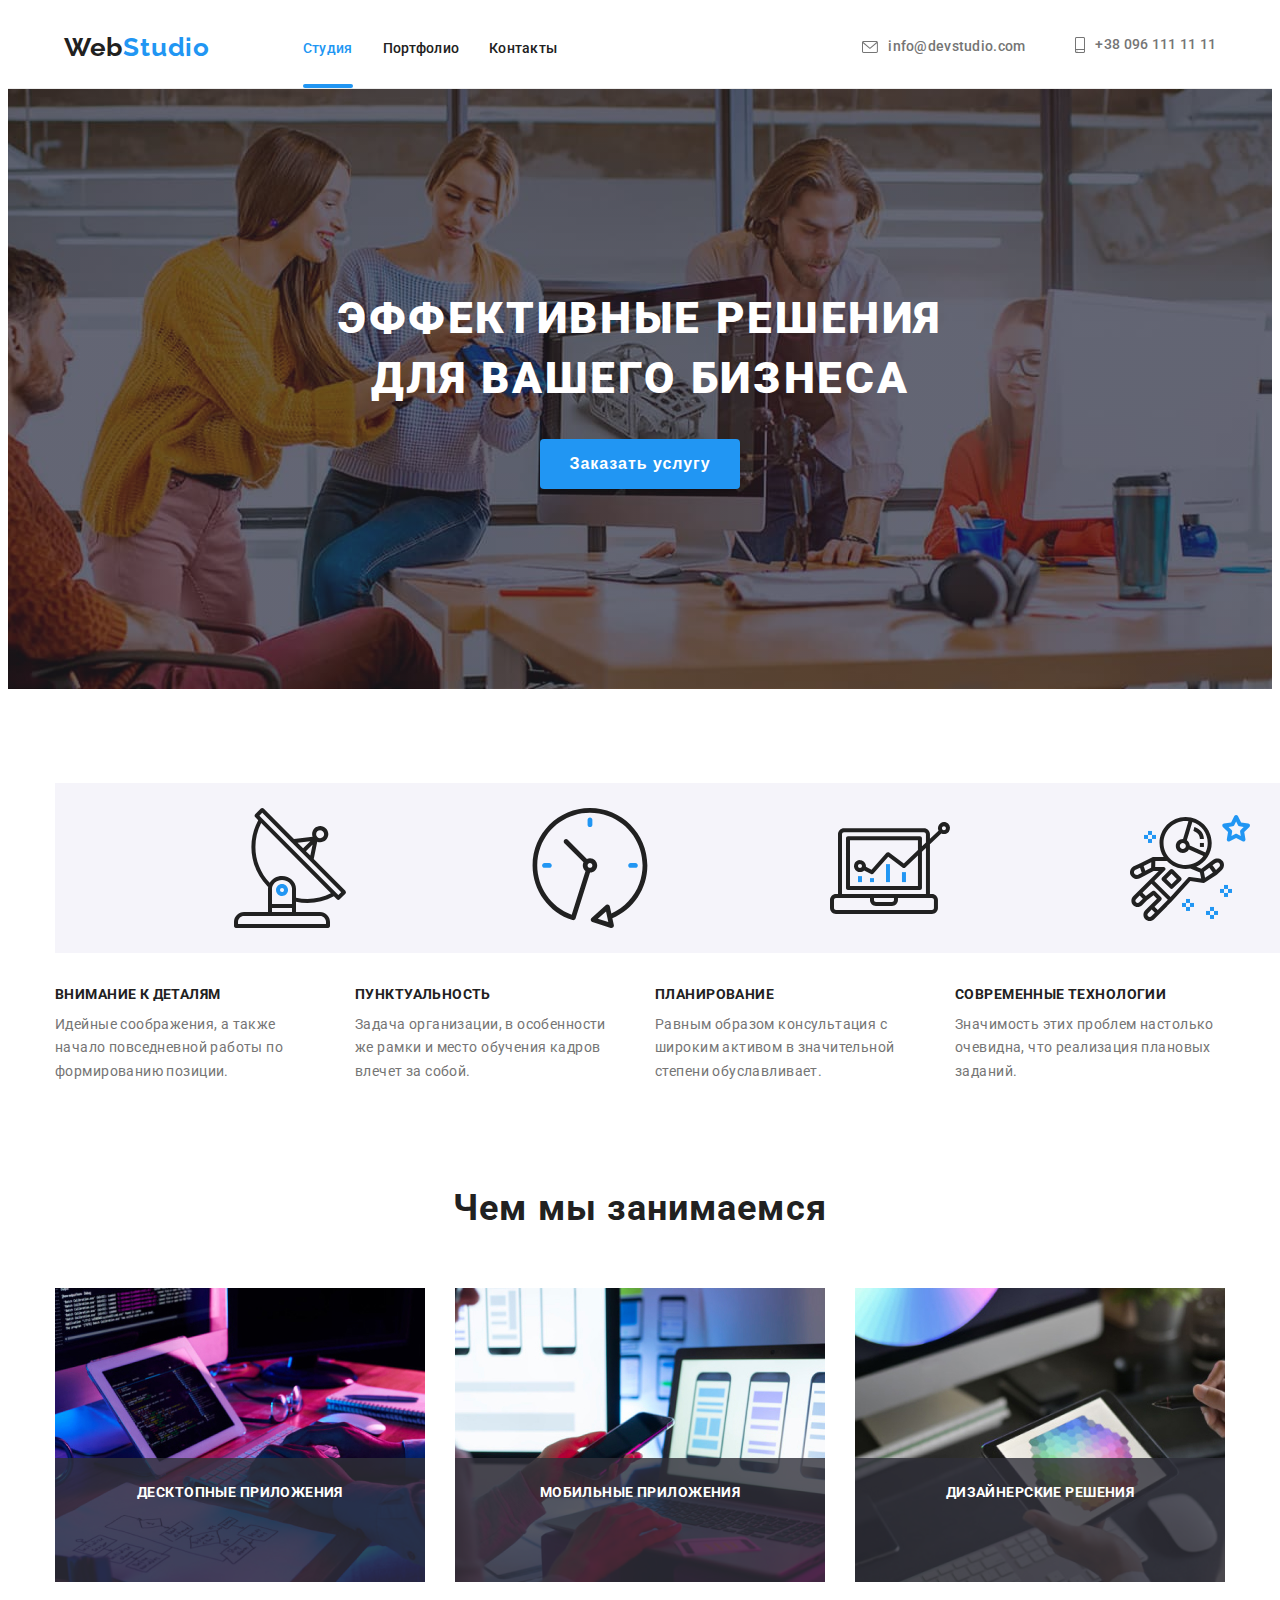
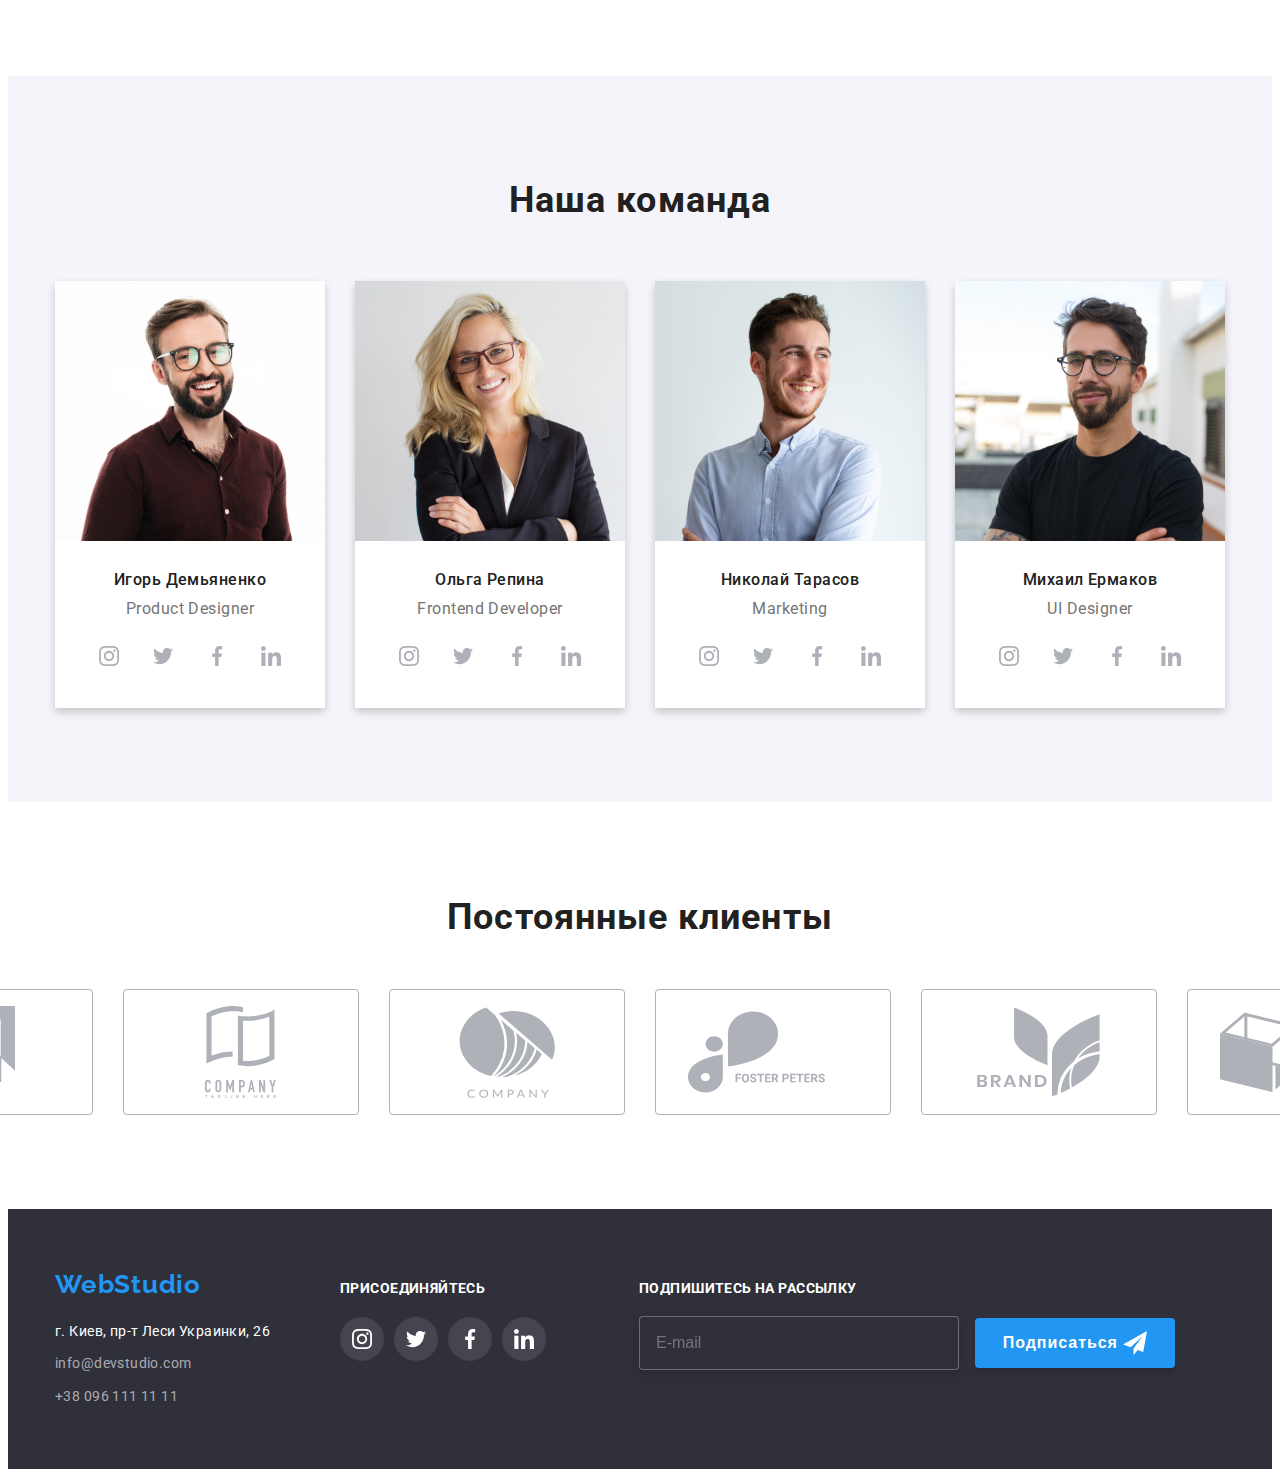
<file: index.html>
<!DOCTYPE html>
<html lang="ru">

<head>
    <meta charset="UTF-8">
    <meta http-equiv="X-UA-Compatible" content="IE=edge">
    <meta name="viewport" content="width=device-width, initial-scale=1.0">
    <title>WebStudio</title>
    <link rel="preconnect" href="https://fonts.gstatic.com">
    <link rel="stylesheet"
        href="https://fonts.googleapis.com/css2?family=Raleway:wght@700&family=Roboto:wght@400;500;700;900&display=swap">
    <link rel="stylesheet" href="https://cdnjs.cloudflare.com/ajax/libs/modern-normalize/1.0.0/modern-normalize.min.css"
        integrity="sha512-ISS7cAi1PEhQ8jnbJpJZMd29NlhNj4AWYyLOSp2CE/CsHxTCu+r+t0D2yoJudVrd0/8fTVPUVDzY5Tvli75u/g=="
        crossorigin="anonymous" referrerpolicy="no-referrer" />
    <link rel="stylesheet" href="./css/style.css">
</head>

<body>
    <header class="header">
        <div class="container container-header">
            <a class="logo-link link" href="./index.html"><span class="logo-web">Web</span>Studio</a>
            <nav class="navigation">
                <ul class="nav-list list">
                    <li class="list-item">
                        <a class="nav-list-item link current " href="./index.html">Студия</a>
                    </li>
                    <li class="list-item">
                        <a class="nav-list-item link " href="./portfolio.html">Портфолио</a>
                    </li>
                    <li class="list-item">
                        <a class="nav-list-item link" href="#">Контакты</a>
                    </li>
                </ul>
            </nav>
            <ul class="contact-list list">
                <li class="contact-list-item">
                    <a class="contact-list-item-link link" href="mailto:info@devstudio.com" lang="en">
                        <svg class="contact-list-item-link-icon icon-envelope">
                            <use href="./images/sprite/sprite.svg#icon-envelope"></use>
                        </svg>
                        info@devstudio.com</a>
                </li>
                <li class="contact-list-item">
                    <a class="contact-list-item-link link" href="tel:+380961111111">
                        <svg class="contact-list-item-link-icon icon-smartphone">
                            <use href="./images/sprite/sprite.svg#icon-smartphone"></use>
                        </svg>
                        +38 096 111 11 11</a>
                </li>
            </ul>
        </div>
    </header>
    <main class="main">
        <section class="header-page">
            <div class="container header-page-container">
                <h1 class="header-page-text">Эффективные решения<br> для вашего бизнеса</h1>
                <button class="header-page-btn btn" type="button" data-modal-open>Заказать услугу</button>
            </div>
        </section>

        <!-- MODALS -->

        <div class="backdrop is-hidden" data-modal>
            <div class="modal">
                <button class="modal-btn-close" type="button" data-modal-close>
                    <svg class="modal-btn-icon-close">
                        <use href="./images/sprite/sprite.svg#icon-close"></use>
                    </svg>
                </button>

                <form class="modal-form" method="GET">
                    <h3 class="modal-form-title">Оставьте свои данные, мы вам перезвоним</h3>

                    <label class="modal-form-label">
                        <p>Имя</p>
                        <span class="modal-form-input-wrapper">
                            <input type="text" name="user-name" class="modal-form-input" minlength="2" required>

                            <svg class="modal-form-icon">
                                <use href="./images/sprite/sprite.svg#icon-person"></use>
                            </svg>
                        </span>
                    </label>

                    <label class="modal-form-label">
                        <p>Телефон</p>
                        <span class="modal-form-input-wrapper">
                            <input type="tel" name="user-phone" class="modal-form-input" required
                                pattern="[0-9]{3}-[0-9]{3}-[0-9]{2}-[0-9]{2}">
                            <svg class="modal-form-icon">
                                <use href="./images/sprite/sprite.svg#icon-phone"></use>
                            </svg>
                        </span>
                    </label>

                    <label class="modal-form-label">
                        <p>Почта</p>
                        <span class="modal-form-input-wrapper">
                            <input type="email" name="user-email" class="modal-form-input" required>
                            <svg class="modal-form-icon">
                                <use href="./images/sprite/sprite.svg#icon-email"></use>
                            </svg>
                        </span>
                    </label>

                    <label class="modal-form-label">
                        <p>Комментарий</p>
                        <textarea name="user-message" rows="10" class="modal-form-message"
                            placeholder="Введите текст"></textarea>
                    </label>

                    <input type="checkbox" class="modal-form-checkbox visually-hidden" id="checkbox-contract">
                    <label for="checkbox-contract" class="modal-form-checkbox-contract">Соглашаюсь с рассылкой и
                        принимаю <a href="" class="contract-link">Условия договора</a></label>
                    <button type="submit" class="modal-form-btn btn">Отправить</button>
                </form>
            </div>
        </div>

        <!-- FEATURES -->

        <section class="features">
            <div class="container container-features">
                <ul class="feature-list list">
                    <li class="feature-list-item link">
                        <svg class="feature-list-item-icon">
                            <use href="./images/sprite/sprite.svg#icon-antenna"></use>
                        </svg>
                        <h2 class="feature-subtitle">Внимание к деталям</h2>
                        <p class="feature-subtitle-text">Идейные соображения, а также начало повседневной работы по
                            формированию позиции.</p>
                    </li>
                    <li class="feature-list-item link">
                        <svg class="feature-list-item-icon">
                            <use href="./images/sprite/sprite.svg#icon-clock"></use>
                        </svg>
                        <h2 class="feature-subtitle">Пунктуальность</h2>
                        <p class="feature-subtitle-text">Задача организации, в особенности же рамки и место обучения
                            кадров
                            влечет за собой.</p>
                    </li>
                    <li class="feature-list-item link">
                        <svg class="feature-list-item-icon">
                            <use href="./images/sprite/sprite.svg#icon-diagram"></use>
                        </svg>
                        <h2 class="feature-subtitle">Планирование</h2>
                        <p class="feature-subtitle-text">Равным образом консультация с широким активом в
                            значительной
                            степени обуславливает.</p>
                    </li>
                    <li class="feature-list-item link">
                        <svg class="feature-list-item-icon">
                            <use href="./images/sprite/sprite.svg#icon-astronaut"></use>
                        </svg>
                        <h2 class="feature-subtitle">Современные технологии</h2>
                        <p class="feature-subtitle-text">Значимость этих проблем настолько очевидна, что реализация
                            плановых заданий.</p>
                    </li>
                </ul>
            </div>
        </section>

        <!--SPECIFICATION-->

        <section class="specification">
            <div class="container container-specification">
                <h2 class="specification-title">Чем мы занимаемся</h2>
                <ul class="specification-list list">
                    <li class="specification-list-item">
                        <img class="specification-list-item-img link" src="./images/specification/img-1.jpg"
                            alt="work with laptop" width="370" height="294">
                        <div class="specification-list-item-img-container">
                            <p class="specification-list-item-img-container-text">Десктопные приложения</p>
                        </div>
                    </li>
                    <li class="specification-list-item">
                        <img class="specification-list-item-img link" src="./images/specification/img-2.jpg"
                            alt="work with laptop and phone" width="370" height="294">
                        <div class="specification-list-item-img-container">
                            <p class="specification-list-item-img-container-text">Мобильные приложения</p>
                        </div>
                    </li>
                    <li class="specification-list-item">
                        <img class="specification-list-item-img link" src="./images/specification/img-3.jpg"
                            alt="work with a tablet" width="370" height="294">
                        <div class="specification-list-item-img-container">
                            <p class="specification-list-item-img-container-text">Дизайнерские решения</p>
                        </div>
                    </li>
                </ul>
            </div>
        </section>

        <!--TEAM-->

        <section class="team">
            <div class="container team-container">
                <h2 class="team-title">Наша команда</h2>
                <ul class="team-list list">
                    <li class="team-list-item">
                        <img class="team-list-item-img" src="./images/team/foto-1.jpg"
                            alt="igor demyanenko product designer" width="270" height="260">
                        <div class="team-list-item-card">
                            <h3 class="team-list-item-title">Игорь Демьяненко</h3>
                            <p class="team-list-item-text">Product Designer</p>
                            <ul class="team-container-card-social-list list">
                                <li class="team-container-card-social-list-item">
                                    <a href="" class="team-container-card-social-list-item-link link">
                                        <svg class="team-container-card-social-list-item-link-icon">
                                            <use href="./images/sprite/sprite.svg#icon-instagram"></use>
                                        </svg>
                                    </a>
                                </li>
                                <li class="team-container-card-social-list-item">
                                    <a href="" class="team-container-card-social-list-item-link link">
                                        <svg class="team-container-card-social-list-item-link-icon">
                                            <use href="./images/sprite/sprite.svg#icon-twitter"></use>
                                        </svg>
                                    </a>
                                </li>
                                <li class="team-container-card-social-list-item">
                                    <a href="" class="team-container-card-social-list-item-link link">
                                        <svg class="team-container-card-social-list-item-link-icon">
                                            <use href="./images/sprite/sprite.svg#icon-facebook"></use>
                                        </svg>
                                    </a>
                                </li>
                                <li class="team-container-card-social-list-item">
                                    <a href="" class="team-container-card-social-list-item-link link">
                                        <svg class="team-container-card-social-list-item-link-icon">
                                            <use href="./images/sprite/sprite.svg#icon-linkedin"></use>
                                        </svg>
                                    </a>
                                </li>
                            </ul>
                        </div>
                    </li>
                    <li class="team-list-item">
                        <img class="team-list-item-img" src="./images/team/foto-2.jpg"
                            alt="olga repina Frontend Developer" width="270" height="260">
                        <div class="team-list-item-card">
                            <h3 class="team-list-item-title">Ольга Репина</h3>
                            <p class="team-list-item-text">Frontend Developer</p>
                            <ul class="team-container-card-social-list list">
                                <li class="team-container-card-social-list-item">
                                    <a href="" class="team-container-card-social-list-item-link link">
                                        <svg class="team-container-card-social-list-item-link-icon">
                                            <use href="./images/sprite/sprite.svg#icon-instagram"></use>
                                        </svg>
                                    </a>
                                </li>
                                <li class="team-container-card-social-list-item">
                                    <a href="" class="team-container-card-social-list-item-link link">
                                        <svg class="team-container-card-social-list-item-link-icon">
                                            <use href="./images/sprite/sprite.svg#icon-twitter"></use>
                                        </svg>
                                    </a>
                                </li>
                                <li class="team-container-card-social-list-item">
                                    <a href="" class="team-container-card-social-list-item-link link">
                                        <svg class="team-container-card-social-list-item-link-icon">
                                            <use href="./images/sprite/sprite.svg#icon-facebook"></use>
                                        </svg>
                                    </a>
                                </li>
                                <li class="team-container-card-social-list-item">
                                    <a href="" class="team-container-card-social-list-item-link link">
                                        <svg class="team-container-card-social-list-item-link-icon">
                                            <use href="./images/sprite/sprite.svg#icon-linkedin"></use>
                                        </svg>
                                    </a>
                                </li>
                            </ul>
                        </div>
                    </li>
                    <li class="team-list-item">
                        <img class="team-list-item-img" src="./images/team/foto-3.jpg" alt="nikolay tarasov marketing"
                            width="270" height="260">
                        <div class="team-list-item-card">
                            <h3 class="team-list-item-title">Николай Тарасов</h3>
                            <p class="team-list-item-text">Marketing</p>
                            <ul class="team-container-card-social-list list">
                                <li class="team-container-card-social-list-item">
                                    <a href="" class="team-container-card-social-list-item-link">
                                        <svg class="team-container-card-social-list-item-link-icon">
                                            <use href="./images/sprite/sprite.svg#icon-instagram"></use>
                                        </svg>
                                    </a>
                                </li>
                                <li class="team-container-card-social-list-item">
                                    <a href="" class="team-container-card-social-list-item-link link">
                                        <svg class="team-container-card-social-list-item-link-icon">
                                            <use href="./images/sprite/sprite.svg#icon-twitter"></use>
                                        </svg>
                                    </a>
                                </li>
                                <li class="team-container-card-social-list-item">
                                    <a href="" class="team-container-card-social-list-item-link link">
                                        <svg class="team-container-card-social-list-item-link-icon">
                                            <use href="./images/sprite/sprite.svg#icon-facebook"></use>
                                        </svg>
                                    </a>
                                </li>
                                <li class="team-container-card-social-list-item">
                                    <a href="" class="team-container-card-social-list-item-link link">
                                        <svg class="team-container-card-social-list-item-link-icon">
                                            <use href="./images/sprite/sprite.svg#icon-linkedin"></use>
                                        </svg>
                                    </a>
                                </li>
                            </ul>
                        </div>
                    </li>
                    <li class="team-list-item">
                        <img class="team-list-item-img" src="./images/team/foto-4.jpg"
                            alt="mikhail yermakov ui designer" width="270" height="260">
                        <div class="team-list-item-card">
                            <h3 class="team-list-item-title">Михаил Ермаков</h3>
                            <p class="team-list-item-text">UI Designer</p>
                            <ul class="team-container-card-social-list list">
                                <li class="team-container-card-social-list-item">
                                    <a href="" class="team-container-card-social-list-item-link link">
                                        <svg class="team-container-card-social-list-item-link-icon">
                                            <use href="./images/sprite/sprite.svg#icon-instagram"></use>
                                        </svg>
                                    </a>
                                </li>
                                <li class="team-container-card-social-list-item">
                                    <a href="" class="team-container-card-social-list-item-link link">
                                        <svg class="team-container-card-social-list-item-link-icon">
                                            <use href="./images/sprite/sprite.svg#icon-twitter"></use>
                                        </svg>
                                    </a>
                                </li>
                                <li class="team-container-card-social-list-item">
                                    <a href="" class="team-container-card-social-list-item-link link">
                                        <svg class="team-container-card-social-list-item-link-icon">
                                            <use href="./images/sprite/sprite.svg#icon-facebook"></use>
                                        </svg>
                                    </a>
                                </li>
                                <li class="team-container-card-social-list-item">
                                    <a href="" class="team-container-card-social-list-item-link link">
                                        <svg class="team-container-card-social-list-item-link-icon">
                                            <use href="./images/sprite/sprite.svg#icon-linkedin"></use>
                                        </svg>
                                    </a>
                                </li>
                            </ul>
                        </div>
                    </li>
                </ul>
            </div>
        </section>

        <!-- CLIENT -->
        <section class="client">
            <div class="container client-container">
                <h2 class="client-title">Постоянные клиенты</h2>
                <ul class="client-list list">
                    <li class="client-list-item">
                        <a href="" class="client-list-item-link link">
                            <svg class="client-list-item-link-icon">
                                <use href="./images/sprite/sprite.svg#icon-group-1"></use>
                            </svg>
                        </a>
                    </li>
                    <li class="client-list-item">
                        <a href="" class="client-list-item-link link">
                            <svg class="client-list-item-link-icon">
                                <use href="./images/sprite/sprite.svg#icon-group-2"></use>
                            </svg>
                        </a>
                    </li>
                    <li class="client-list-item">
                        <a href="" class="client-list-item-link link">
                            <svg class="client-list-item-link-icon">
                                <use href="./images/sprite/sprite.svg#icon-group-3"></use>
                            </svg>
                        </a>
                    </li>
                    <li class="client-list-item">
                        <a href="" class="client-list-item-link link">
                            <svg class="client-list-item-link-icon">
                                <use href="./images/sprite/sprite.svg#icon-group-4"></use>
                            </svg>
                        </a>
                    </li>
                    <li class="client-list-item">
                        <a href="" class="client-list-item-link link">
                            <svg class="client-list-item-link-icon">
                                <use href="./images/sprite/sprite.svg#icon-group-5"></use>
                            </svg>
                        </a>
                    </li>
                    <li class="client-list-item">
                        <a href="" class="client-list-item-link link">
                            <svg class="client-list-item-link-icon">
                                <use href="./images/sprite/sprite.svg#icon-group-6"></use>
                            </svg>
                        </a>
                    </li>
                </ul>
            </div>
        </section>
    </main>

    <!--FOOTER-->

    <footer class="footer">
        <div class="container container-footer">
            <div class="container-addres-contact">
                <a class="footer-logo-link link" href="./index.html">Web<span class="footer-web">Studio</span></a>
                <address>
                    <p class="addres">г. Киев, пр-т Леси Украинки, 26</p>
                </address>
                <ul class="footer-list list">
                    <li class="footer-list-item">
                        <a class="footer-list-item-link link" href="mailto:info@devstudio.com">info@devstudio.com</a>
                    </li>
                    <li class="footer-list-item">
                        <a class="footer-list-item-link link" href="tel:+380961111111">+38 096 111 11 11</a>
                    </li>
                </ul>
            </div>
            <div class="container-footer-social">
                <h3 class="footer-social-title">присоединяйтесь</h3>
                <ul class="footer-social-list list">
                    <li class="footer-social-list-item">
                        <a href="" class="footer-social-list-item-link link">
                            <svg class="footer-social-list-item-link-icon">
                                <use href="./images/sprite/sprite.svg#icon-instagram"></use>
                            </svg>
                        </a>
                    </li>
                    <li class="footer-social-list-item">
                        <a href="" class="footer-social-list-item-link link">
                            <svg class="footer-social-list-item-link-icon">
                                <use href="./images/sprite/sprite.svg#icon-twitter"></use>
                            </svg>
                        </a>
                    </li>
                    <li class="footer-social-list-item">
                        <a href="" class="footer-social-list-item-link link">
                            <svg class="footer-social-list-item-link-icon">
                                <use href="./images/sprite/sprite.svg#icon-facebook"></use>
                            </svg>
                        </a>
                    </li>
                    <li class="footer-social-list-item">
                        <a href="" class="footer-social-list-item-link link">
                            <svg class="footer-social-list-item-link-icon">
                                <use href="./images/sprite/sprite.svg#icon-linkedin"></use>
                            </svg>
                        </a>
                    </li>
                </ul>
            </div>
            <div class="footer-form-container ">
                <form action="#" class="footer-form" method="GET">
                    <h3 class="footer-form-title">Подпишитесь на рассылку</h3>
                    <label>
                        <input type="email" name="user-email" class="footer-form-input" required placeholder="E-mail">

                    </label>
                    <button type="submit" class="footer-form-btn">Подписаться

                        <svg class="footer-form-btn-icon">
                            <use href="./images/sprite/sprite.svg#icon-icon-send"></use>
                        </svg>


                    </button>
                </form>
            </div>
        </div>
    </footer>

    <script src="./js/modal.js"></script>
</body>

</html>
</file>
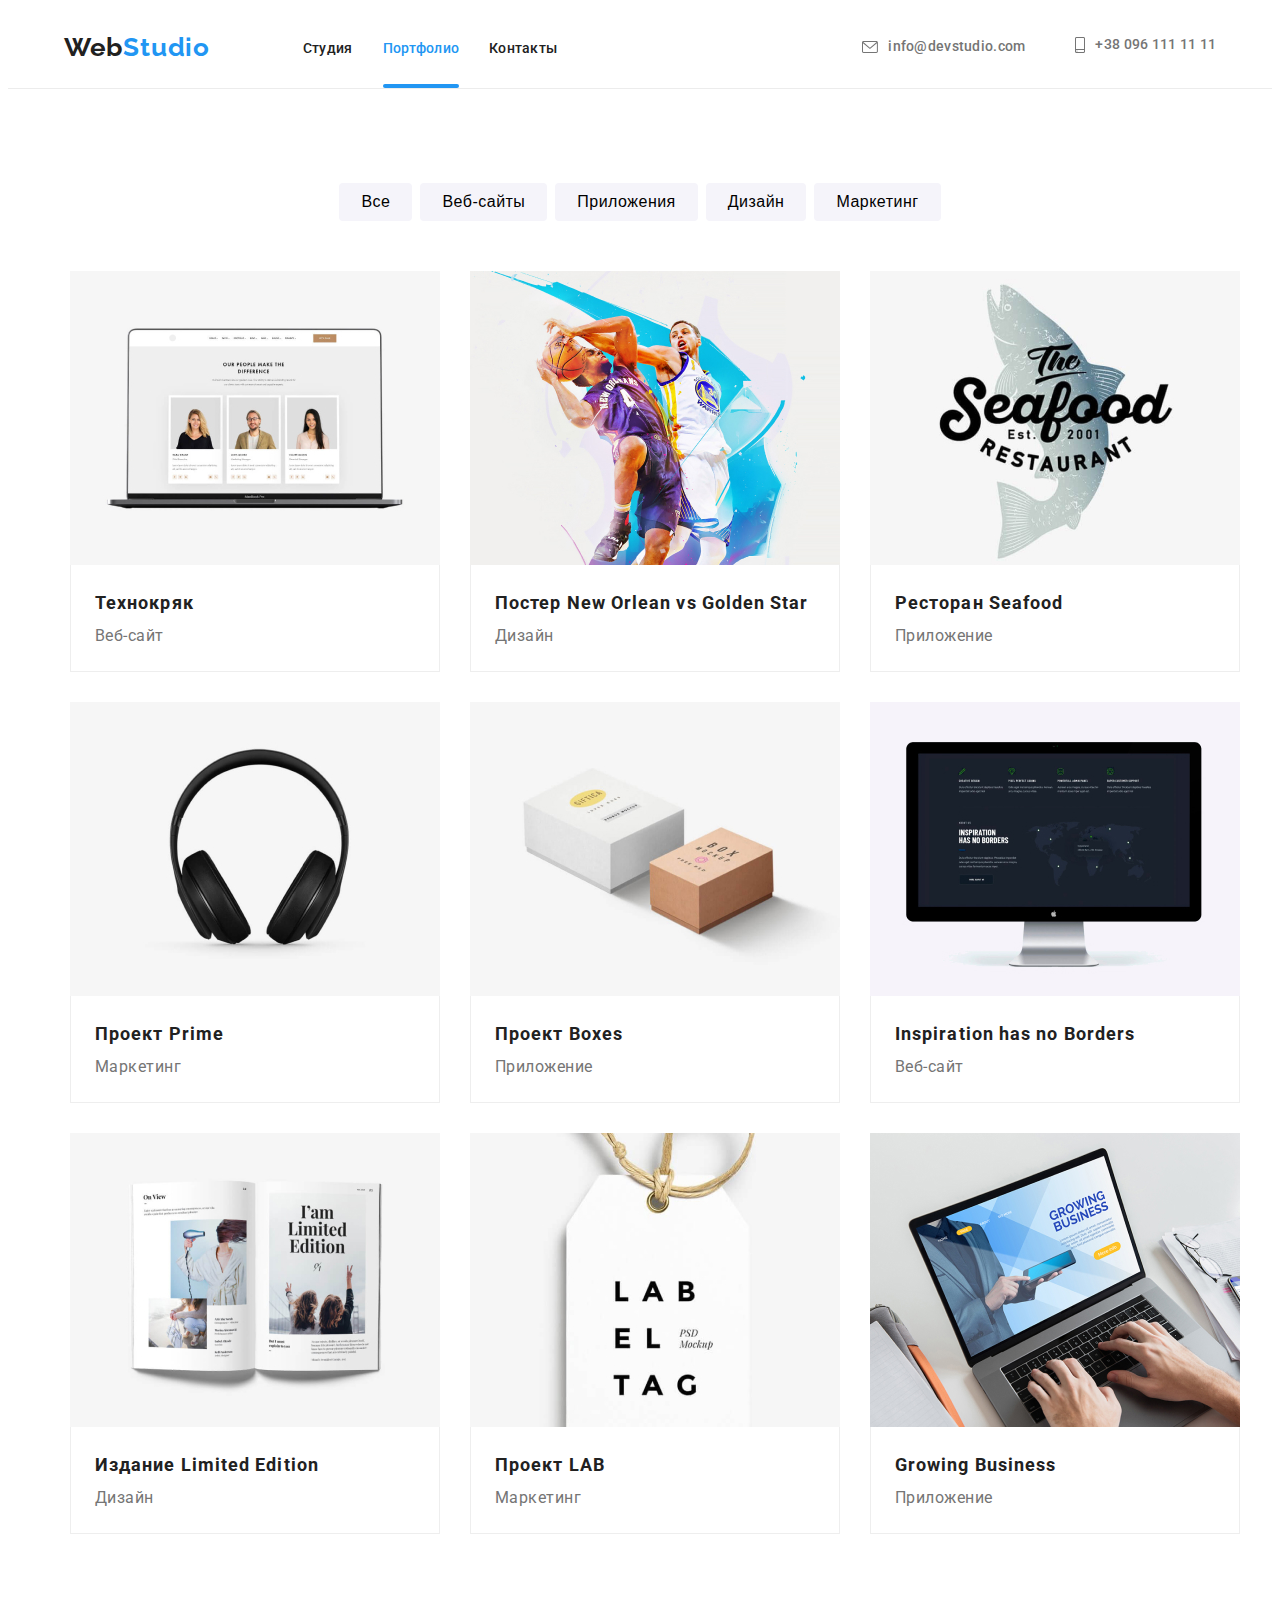
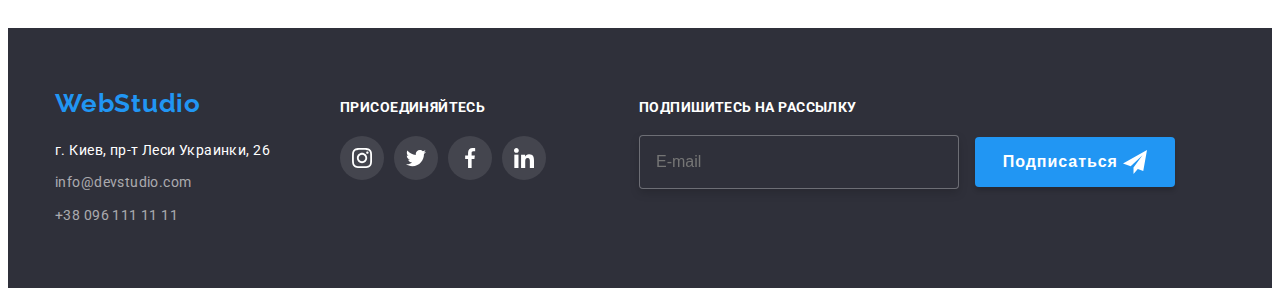
<file: portfolio.html>
<!DOCTYPE html>
<html lang="en">

<head>
    <meta charset="UTF-8">
    <meta http-equiv="X-UA-Compatible" content="IE=edge">
    <meta name="viewport" content="width=device-width, initial-scale=1.0">
    <title>WebStudio</title>
    <link rel="preconnect" href="https://fonts.gstatic.com">
    <link
        href="https://fonts.googleapis.com/css2?family=Raleway:wght@700&family=Roboto:wght@400;500;700;900&display=swap"
        rel="stylesheet">
    <link rel="stylesheet" href="https://cdnjs.cloudflare.com/ajax/libs/modern-normalize/1.0.0/modern-normalize.min.css"
        integrity="sha512-ISS7cAi1PEhQ8jnbJpJZMd29NlhNj4AWYyLOSp2CE/CsHxTCu+r+t0D2yoJudVrd0/8fTVPUVDzY5Tvli75u/g=="
        crossorigin="anonymous" referrerpolicy="no-referrer" />
    <link rel="stylesheet" href="./css/style.css">
</head>

<body>
    <header class="header">
        <div class="container container-header">
            <a class="logo-link link" href="./index.html"><span class="logo-web">Web</span>Studio</a>
            <nav class="navigation">
                <ul class="nav-list list">
                    <li class="list-item">
                        <a class="nav-list-item link" href="./index.html">Студия</a>
                    </li>
                    <li class="list-item">
                        <a class="nav-list-item link current" href="./portfolio.html">Портфолио</a>
                    </li>
                    <li class="list-item">
                        <a class="nav-list-item link" href="#">Контакты</a>
                    </li>
                </ul>
            </nav>
            <ul class="contact-list list">
                <li class="contact-list-item">
                    <a class="contact-list-item-link link" href="mailto:info@devstudio.com" lang="en">
                        <svg class="contact-list-item-link-icon icon-envelope">
                            <use href="./images/sprite/sprite.svg#icon-envelope"></use>
                        </svg>
                        info@devstudio.com</a>
                </li>
                <li class="contact-list-item">
                    <a class="contact-list-item-link link" href="tel:+380961111111">
                        <svg class="contact-list-item-link-icon icon-smartphone">
                            <use href="./images/sprite/sprite.svg#icon-smartphone"></use>
                        </svg>
                        +38 096 111 11 11</a>
                </li>
        </div>
    </header>
    <main class="main">
        <div class="container container-main">
            <ul class="filter-list list">
                <li class="filter-list-item">
                    <button class="filter-text btn" type="button">Все</button>
                </li>
                <li class="filter-list-item">
                    <button class="filter-text btn" type="button">Веб-сайты</button>
                </li>
                <li class="filter-list-item">
                    <button class="filter-text btn" type="button">Приложения</button>
                </li>
                <li class="filter-list-item">
                    <button class="filter-text btn" type="button">Дизайн</button>
                </li>
                <li class="filter-list-item">
                    <button class="filter-text btn" type="button">Маркетинг</button>
                </li>
            </ul>
            <ul class="project-list list">
                <li class="project-list-item">
                    <div class="project-list-item-container-img">
                        <img src="./images/portfolio/tehno.jpg" alt="open page laptop" width="370" height="294">
                        <p class="project-list-text-overlay">Технокряк это современная площадка распространения
                            коронавируса. Компании используют эту платформу для цифрового
                            шпионажа и атак на защищённые сервера конкурентов.</p>
                    </div>
                    <div class="container-card">
                        <h3 class="project-list-title">Технокряк</h3>
                        <p class="project-list-text">Веб-сайт</p>
                    </div>
                </li>
                <li class="project-list-item">
                    <div class="project-list-item-container-img">
                        <img src="./images/portfolio/poster.jpg" alt="basketball player with ball" width="370"
                            height="294">
                        <p class="project-list-text-overlay"></p>
                    </div>
                    <div class="container-card">
                        <h3 class="project-list-title">Постер New Orlean vs Golden Star</h3>
                        <p class="project-list-text">Дизайн</p>
                    </div>
                </li>
                <li class="project-list-item">
                    <div class="project-list-item-container-img">
                        <img src="./images/portfolio/restoraunt.jpg" alt="restoraunt logo Seafood" width="370"
                            height="294">
                        <p class="project-list-text-overlay"></p>
                    </div>
                    <div class="container-card">
                        <h3 class="project-list-title">Ресторан Seafood</h3>
                        <p class="project-list-text">Приложение</p>
                    </div>
                </li>
                <li class="project-list-item">
                    <div class="project-list-item-container-img">
                        <img src="./images/portfolio/prime.jpg" alt="headphones" width="370" height="294">
                        <p class="project-list-text-overlay"></p>
                    </div>
                    <div class="container-card">
                        <h3 class="project-list-title">Проект Prime</h3>
                        <p class="project-list-text">Маркетинг</p>
                    </div>
                </li>
                <li class="project-list-item">
                    <div class="project-list-item-container-img">
                        <img src="./images/portfolio/boxes.jpg" alt="boxes" width="370" height="294">
                        <p class="project-list-text-overlay"></p>
                    </div>
                    <div class="container-card">
                        <h3 class="project-list-title">Проект Boxes</h3>
                        <p class="project-list-text">Приложение</p>
                    </div>
                </li>
                <li class="project-list-item">
                    <div class="project-list-item-container-img">
                        <img src="./images/portfolio/inspiration.jpg" alt="open website" width="370" height="294">
                        <p class="project-list-text-overlay"></p>
                    </div>
                    <div class="container-card">
                        <h3 class="project-list-title">Inspiration has no Borders</h3>
                        <p class="project-list-text">Веб-сайт</p>
                    </div>
                </li>
                <li class="project-list-item">
                    <div class="project-list-item-container-img">
                        <img src="./images/portfolio/edition.jpg" alt="open magazine" width="370" height="294">
                        <p class="project-list-text-overlay"></p>
                    </div>
                    <div class="container-card">
                        <h3 class="project-list-title">Издание Limited Edition</h3>
                        <p class="project-list-text">Дизайн</p>
                    </div>
                </li>
                <li class="project-list-item">
                    <div class="project-list-item-container-img">
                        <img src="./images/portfolio/project.jpg" alt="marketing" width="370" height="294">
                        <p class="project-list-text-overlay"></p>
                    </div>
                    <div class="container-card">
                        <h3 class="project-list-title">Проект LAB</h3>
                        <p class="project-list-text">Маркетинг</p>
                    </div>
                </li>
                <li class="project-list-item">
                    <div class="project-list-item-container-img">
                        <img src="./images/portfolio/growing.jpg" alt="man working with laptop" width="370"
                            height="294">
                        <p class="project-list-text-overlay"></p>
                    </div>
                    <div class="container-card">
                        <h3 class="project-list-title">Growing Business</h3>
                        <p class="project-list-text">Приложение</p>
                    </div>
                </li>
            </ul>
        </div>
    </main>
    <footer class="footer">
        <div class="container container-footer">
            <div class="container-addres-contact">
                <a class="footer-logo-link link" href="./index.html">Web<span class="footer-web">Studio</span></a>
                <address>
                    <p class="addres">г. Киев, пр-т Леси Украинки, 26</p>
                </address>
                <ul class="footer-list list">
                    <li class="footer-list-item">
                        <a class="footer-list-item-link link" href="mailto:info@devstudio.com">info@devstudio.com</a>
                    </li>
                    <li class="footer-list-item">
                        <a class="footer-list-item-link link" href="tel:+380961111111">+38 096 111 11 11</a>
                    </li>
                </ul>
            </div>
            <div class="container-footer-social">
                <h3 class="footer-social-title">присоединяйтесь</h3>
                <ul class="footer-social-list list">
                    <li class="footer-social-list-item">
                        <a href="" class="footer-social-list-item-link link">
                            <svg class="footer-social-list-item-link-icon">
                                <use href="./images/sprite/sprite.svg#icon-instagram"></use>
                            </svg>
                        </a>
                    </li>
                    <li class="footer-social-list-item">
                        <a href="" class="footer-social-list-item-link link">
                            <svg class="footer-social-list-item-link-icon">
                                <use href="./images/sprite/sprite.svg#icon-twitter"></use>
                            </svg>
                        </a>
                    </li>
                    <li class="footer-social-list-item">
                        <a href="" class="footer-social-list-item-link link">
                            <svg class="footer-social-list-item-link-icon">
                                <use href="./images/sprite/sprite.svg#icon-facebook"></use>
                            </svg>
                        </a>
                    </li>
                    <li class="footer-social-list-item">
                        <a href="" class="footer-social-list-item-link link">
                            <svg class="footer-social-list-item-link-icon">
                                <use href="./images/sprite/sprite.svg#icon-linkedin"></use>
                            </svg>
                        </a>
                    </li>
                </ul>
            </div>
            <div class="footer-form-container ">
                <form action="#" class="footer-form" method="GET">
                    <h3 class="footer-form-title">Подпишитесь на рассылку</h3>
                    <label>
                        <input type="email" name="user-email" class="footer-form-input" required placeholder="E-mail">

                    </label>
                    <button type="submit" class="footer-form-btn">Подписаться

                        <svg class="footer-form-btn-icon">
                            <use href="./images/sprite/sprite.svg#icon-icon-send"></use>
                        </svg>


                    </button>
                </form>
            </div>
        </div>
    </footer>
</body>

</html>
</file>
<file: css/style.css>
:root {
  /*background*/
  --c-white: #fff;
  --c-blue: #2196f3;
  --c-light: #eeeeee;
  --c-dark: #212121;
  --c-dark-blue: #2f303a;
  --c-light-grey: #e5e5e5;
  --c-grey: #f5f4fa;
  --btn: #188ce8;
  --c-social: #afb1b8;
  /*font*/

  --main-font: 'Raleway', sans-serif;

  /* text*/

  --txt-accent: #757575;
}
h1,
h2,
h3,
h4,
h5,
h6,
p {
  margin-top: 0;
  margin-bottom: 0;
}
ul,
ol {
  margin-top: 0;
  margin-bottom: 0;
  padding-left: 0;
}
img {
  display: block;
}

body {
  color: var(--c-dark);
  font-family: 'Roboto', sans-serif;
}
.container {
  padding-left: 15px;
  padding-right: 15px;
  max-width: 1200px;
  margin: 0 auto;
}
.visually-hidden {
  position: absolute !important;
  clip: rect(1px 1px 1px 1px); /* IE6, IE7 */
  clip: rect(1px, 1px, 1px, 1px);
  padding: 0 !important;
  border: 0 !important;
  height: 1px !important;
  width: 1px !important;
  overflow: hidden;
}

/*HEADER*/

.header {
  border-bottom: 1px solid #ececec;
  margin: 0 auto;
}
.container-header {
  padding-top: 24px;
  padding-bottom: 25px;
  display: flex;
  justify-content: center;
  align-items: center;
}

.logo-link {
  display: inline-flex;
  font-family: 'Raleway', sans-serif;
  font-weight: 700;
  font-size: 26px;
  line-height: 1.19;
  letter-spacing: 0.03em;
  color: var(--c-blue);
  margin-right: 93px;
}
.logo-web {
  color: var(--c-dark);
}
.nav-list {
  display: flex;
  margin-right: 305px;
}
.list-item:not(:last-child) {
  margin-right: 30px;
}
.nav-list-item {
  color: var(--c-dark);
  font-family: 'Roboto', sans-serif;
  font-weight: 500;
  font-size: 14px;
  line-height: 1.14;
  letter-spacing: 0.02em;
  width: 49px;
}

.nav-list-item.current {
  color: var(--c-blue);
  position: relative;
  padding: 4px 0;
}
.nav-list-item.current::after {
  content: '';
  display: flex;
  color: currentColor;
  width: 100%;
  height: 4px;
  border-radius: 2px;
  background-color: var(--c-blue);
  position: absolute;
  left: 0;
  bottom: -28px;
}
.nav-list-item:hover,
.nav-list-item:focus {
  color: var(--c-blue);
  transition-property: fill, color;
  transition-duration: 250ms;
  transition-timing-function: cubic-bezier(0.4, 0, 0.2, 1);
  transition-delay: 0ms;
}
.contact-list {
  display: inline-flex;
  align-items: center;
}
.contact-list-item:not(:last-child) {
  margin-right: 50px;
}
.contact-list-item-link {
  color: var(--txt-accent);
  font-weight: 500;
  font-size: 14px;
  line-height: 1.14;
  letter-spacing: 0.02em;
  display: inline-flex;
  align-items: center;
}
.contact-list-item-link:hover,
.contact-list-item-link:focus {
  color: var(--c-blue);
  transition-property: fill, color;
  transition-duration: 250ms;
  transition-timing-function: cubic-bezier(0.4, 0, 0.2, 1);
  transition-delay: 0ms;
}
.contact-list-item-link-icon {
  fill: currentColor;
  margin-right: 10px;
}
.icon-envelope {
  width: 16px;
  height: 12px;
}
.icon-smartphone {
  width: 10px;
  height: 16px;
}

/*################################*/

/* MAIN */

/* HEADER PAGE*/

.header-page-container {
  background-color: var(--c-dark-blue);
  background-image: linear-gradient(
      rgba(47, 48, 58, 0.4),
      rgba(47, 48, 58, 0.4)
    ),
    url(../images/bg.jpg);
  background-position: center;
  background-size: cover;
  background-repeat: no-repeat;
  text-align: center;
  padding-top: 200px;
  padding-bottom: 200px;
  max-width: 1600px;
}
.header-page-btn {
  font-weight: 700;
  font-size: 16px;
  line-height: 1.87;
  align-items: center;
  text-align: center;
  letter-spacing: 0.06em;
  background-color: var(--c-blue);
  color: var(--c-white);
  width: 200px;
  height: 50px;
  box-shadow: 0px 4px 4px rgba(0, 0, 0, 0.15);
}
.header-page-text {
  font-weight: 900;
  font-size: 44px;
  line-height: 1.36;
  text-align: center;
  letter-spacing: 0.06em;
  text-transform: uppercase;
  color: var(--c-white);
  margin-bottom: 30px;
}
/*##################################*/

/* MODAL */

.backdrop.is-hidden {
  visibility: hidden;
  opacity: 0;
  pointer-events: none;
}
.backdrop {
  position: fixed;
  left: 0%;
  top: 0%;
  width: 100vw;
  height: 100vh;
  z-index: 100;
  background-color: rgba(0, 0, 0, 0.2);
  transition: opacity 250ms linear, visibility 250ms linear;
}
.modal {
  position: absolute;
  top: 50%;
  left: 50%;
  transform: translate(-50%, -50%);
  width: 528px;
  height: 581px;
  padding: 40px;
  background-color: var(--c-white);
  box-shadow: 0px 1px 3px rgb(0 0 0 / 12%), 0px 1px 1px rgb(0 0 0 / 14%),
    0px 2px 1px rgb(0 0 0 / 20%);
  border-radius: 4px;
}
.modal-btn-close {
  position: absolute;
  display: flex;
  align-items: center;
  top: 8px;
  right: 8px;
  width: 30px;
  height: 30px;
  background-color: #ffffff;
  border: 1px solid rgba(0, 0, 0, 0.1);
  cursor: pointer;
  border-radius: 50%;
  box-shadow: 0px 4px 4px rgba(0, 0, 0, 0.25);
}
.modal-btn-close:focus .modal-btn-icon-close,
.modal-btn-close:hover .modal-btn-icon-close {
  fill: var(--c-blue);
}
.modal-btn-icon-close {
  width: 30px;
  height: 30px;
  transition-property: fill;
  transition-duration: 250ms;
  transition-timing-function: cubic-bezier(0.4, 0, 0.2, 1);
  transition-delay: 0ms;
}
.modal-form {
  display: flex;
  flex-direction: column;
}
.modal-form-title {
  font-weight: bold;
  font-size: 20px;
  line-height: 23px;
  text-align: center;
  letter-spacing: 0.03em;
  color: var(--c-dark);
  margin-bottom: 12px;
}
.modal-form-label {
  margin-bottom: 10px;
}
.modal-form-input:focus {
  outline: none;
  border-color: var(--c-blue);
}
.modal-form-input:focus + .modal-form-icon {
  fill: var(--c-blue);
}
.modal-form-input-wrapper {
  position: relative;
  display: block;
  padding-top: 4px;
}
.modal-form-input {
  width: 100%;
  height: 40px;
  border: 1px solid rgba(33, 33, 33, 0.2);
  box-sizing: border-box;
  border-radius: 4px;
  padding-left: 40px;
  transition-property: border-color;
  transition-duration: 250ms;
  transition-timing-function: cubic-bezier(0.4, 0, 0.2, 1);
  transition-delay: 0ms;
}
.modal-form-icon {
  position: absolute;
  top: 50%;
  left: 15px;
  transform: translateY(-50%);
  display: block;
  transition-property: fill;
  transition-duration: 250ms;
  transition-timing-function: cubic-bezier(0.4, 0, 0.2, 1);
  transition-delay: 0ms;
  width: 18px;
  height: 18px;
}
.modal-form-message {
  height: 120px;
  width: 100%;
  resize: none;
  border: 1px solid rgba(33, 33, 33, 0.2);
  border-radius: 4px;
  padding: 12px 16px;
  transition-property: border-color;
  transition-duration: 250ms;
  transition-timing-function: cubic-bezier(0.4, 0, 0.2, 1);
  transition-delay: 0ms;
}
.modal-form-message:focus {
  outline: none;
  border-color: var(--c-blue);
}
.modal-form-checkbox-contract {
  display: inline-block;
  font-weight: 400;
  font-size: 14px;
  line-height: 1.71;
  letter-spacing: 0.03em;
  color: var(--txt-accent);
  margin-bottom: 30px;
}
.modal-form-checkbox-contract::before {
  content: '';
  display: inline-block;
  vertical-align: middle;
  height: 15px;
  width: 16px;
  margin-left: 10px;
  background-color: #ffffff;
  border-radius: 2px;
  border: 1px solid #212121;
  margin-right: 8px;
}
.modal-form-checkbox:checked + .modal-form-checkbox-contract::before {
  content: '';
  background-image: url('../images/sprite/icon-check.svg');
  height: 15px;
  width: 16px;
  background-size: contain;
  background-position: center;
  border-color: none;
}
.contract-link {
  text-decoration: underline;
  color: var(--c-blue);
  font-weight: 400;
  font-size: 14px;
  line-height: 1.71;
  letter-spacing: 0.03em;
}
.modal-form-btn {
  font-weight: 700;
  font-size: 16px;
  line-height: 1.87;
  align-items: center;
  text-align: center;
  letter-spacing: 0.06em;
  background-color: var(--c-blue);
  color: var(--c-white);
  width: 200px;
  height: 50px;
  box-shadow: 0px 4px 4px rgba(0, 0, 0, 0.15);
  display: inline-block;
  align-self: center;
}
/*COMPONENTS*/

.list {
  list-style: none;
}
.link {
  text-decoration: none;
}
.btn {
  cursor: pointer;
  border: none;
  border-radius: 4px;
}
.btn:hover,
.btn:focus {
  background-color: var(--btn);
  color: var(--c-white);
  box-shadow: 0px 3px 1px rgba(0, 0, 0, 0.1), 0px 1px 2px rgba(0, 0, 0, 0.08),
    0px 2px 2px rgba(0, 0, 0, 0.12);
  border-radius: 4px;
  transition-property: fill, background-color, box-shadow;
  transition-duration: 250ms;
  transition-timing-function: cubic-bezier(0.4, 0, 0.2, 1);
  transition-delay: 0ms;
}
/*####################################*/

/* FEATURES */

.container-features {
  display: flex;
  justify-content: center;
  padding-top: 94px;
  padding-bottom: 94px;
}
.feature-list {
  display: inline-flex;
}
.feature-list-item {
  width: 270px;
  box-sizing: border-box;
}
.feature-list-item:not(:last-child) {
  margin-right: 30px;
}
.feature-list-item-icon {
  height: 120px;
  width: 270px;
  display: inline-flex;
  padding: 25px 100px;
  margin-bottom: 30px;
  background-color: var(--c-grey);
}
.feature-subtitle {
  font-weight: 700;
  font-size: 14px;
  line-height: 1.14;
  letter-spacing: 0.03em;
  text-transform: uppercase;
  margin-bottom: 10px;
}
.feature-subtitle-text {
  font-size: 14px;
  line-height: 1.71;
  letter-spacing: 0.03em;
  color: var(--txt-accent);
}

/*################################*/

/* SPECIFICATION */

.container-specification {
  padding-bottom: 94px;
}
.specification-list {
  display: flex;
  justify-content: center;
}
.specification-list-item:not(:last-child) {
  margin-right: 30px;
}
.specification-title {
  font-weight: 700;
  font-size: 36px;
  line-height: 1.67;
  text-align: center;
  letter-spacing: 0.03em;
  margin-bottom: 50px;
}
.specification-list-item {
  position: relative;
}
.specification-list-item-img-container {
  position: absolute;
  top: auto;
  bottom: 0;
  width: 100%;
  height: 70px;
  padding: 27px 0;
  background-color: rgba(47, 48, 58, 0.8);
}
.specification-list-item-img-container-text {
  font-weight: 700;
  font-size: 14px;
  line-height: 1.14;
  text-align: center;
  letter-spacing: 0.03em;
  text-transform: uppercase;
  color: var(--c-white);
}
/*###################################*/

/* TEAM */

.team {
  background-color: var(--c-grey);
  margin: 0 auto;
}
.team-container {
  padding-top: 94px;
  padding-bottom: 94px;
}
.team-list {
  display: flex;
  justify-content: center;
}
.team-title {
  font-weight: 700;
  font-size: 36px;
  line-height: 1.67;
  text-align: center;
  letter-spacing: 0.03em;
  margin-bottom: 50px;
}
.team-list-item:not(:last-child) {
  margin-right: 30px;
}
.team-list-item {
  width: 270px;
  box-shadow: 0 4px 8px 0 rgba(0, 0, 0, 0.2);
  transition: 0.3s;
  border-radius: 4px;
}
.team-list-item-card {
  box-sizing: border-box;
  padding: 30px 32px;
  background-color: var(--c-white);
}
.team-container-card-social-list {
  display: flex;
}
.team-container-card-social-list-item-link {
  display: inline-flex;
  border-radius: 50%;
  justify-content: center;
  align-items: center;
  width: 44px;
  height: 44px;
}
.team-container-card-social-list-item:not(:last-child) {
  margin-right: 10px;
}
.team-container-card-social-list-item-link-icon {
  height: 20px;
  width: 20px;
  fill: var(--c-social);
}
.team-container-card-social-list-item-link:hover,
.team-container-card-social-list-item-link:focus {
  background-color: var(--c-blue);
  transition-property: fill, background-color;
  transition-duration: 250ms;
  transition-timing-function: cubic-bezier(0.4, 0, 0.2, 1);
  transition-delay: 0ms;
}
.team-container-card-social-list-item-link:hover
  .team-container-card-social-list-item-link-icon,
.team-container-card-social-list-item-link:focus
  .team-container-card-social-list-item-link-icon {
  fill: var(--c-white);
}
.team-list-item-title {
  font-weight: 500;
  font-size: 16px;
  line-height: 1.18;
  text-align: center;
  letter-spacing: 0.03em;
  margin-bottom: 10px;
}
.team-list-item-text {
  font-size: 16px;
  line-height: 19px;
  text-align: center;
  letter-spacing: 0.03em;
  color: var(--txt-accent);
  margin-bottom: 16px;
}
/*#############################*/

/* CLIENT */

.client-container {
  padding-top: 94px;
  padding-bottom: 94px;
}
.client-title {
  font-weight: 700;
  font-size: 36px;
  line-height: 1.17;
  text-align: center;
  letter-spacing: 0.03em;
  margin-bottom: 50px;
}
.client-list {
  display: flex;
  justify-content: center;
}
.client-list-item {
  display: inline-flex;
  justify-content: center;
  align-items: center;
  border: 1px solid var(--c-social);
  border-radius: 4px;
}
.client-list-item:not(:last-child) {
  margin-right: 30px;
}
.client-list-item-link {
  display: inline-flex;
  width: 170px;
  height: 92px;
  padding: 16px 32px;
}
.client-list-item-link-icon {
  fill: var(--c-social);
}
.client-list-item-link:hover .client-list-item-link-icon,
.client-list-item-link:focus .client-list-item-link-icon {
  fill: var(--c-blue);
  transition-property: fill, color;
  transition-duration: 250ms;
  transition-timing-function: cubic-bezier(0.4, 0, 0.2, 1);
  transition-delay: 0ms;
}
.client-list-item:hover,
.client-list-item:focus {
  border: 1px solid var(--c-blue);
  transition-property: fill, border;
  transition-duration: 250ms;
  transition-timing-function: cubic-bezier(0.4, 0, 0.2, 1);
  transition-delay: 0ms;
}
/* ############################# */
/*FOOTER*/

.footer {
  margin: 0 auto;
  background-color: var(--c-dark-blue);
}
.container-footer {
  display: flex;
  padding-bottom: 60px;
  padding-top: 60px;
  box-sizing: border-box;
  align-items: baseline;
}
.footer-logo-link {
  font-family: 'Raleway', sans-serif;
  font-weight: 700;
  font-size: 26px;
  line-height: 1.19;
  letter-spacing: 0.03em;
  color: var(--c-blue);
  margin-bottom: 20px;
  display: flex;
}
.footer-list-item:not(:last-child) {
  margin-bottom: 9px;
}
.footer-list-item-link {
  font-family: 'Roboto', sans-serif;
  font-size: 14px;
  line-height: 1.71;
  letter-spacing: 0.03em;
  color: rgba(255, 255, 255, 0.6);
}
.footer-list-item-link:hover,
.footer-list-item-link:focus {
  color: var(--c-blue);
  transition-property: fill, color;
  transition-duration: 250ms;
  transition-timing-function: cubic-bezier(0.4, 0, 0.2, 1);
  transition-delay: 0ms;
}
.footer-web {
  color: var(--txt-c-white);
}
.addres {
  font-family: 'Roboto', sans-serif;
  font-style: normal;
  font-size: 14px;
  line-height: 1.71;
  letter-spacing: 0.03em;
  color: var(--c-white);
  margin-bottom: 9px;
}
.container-footer-social {
  margin-left: 70px;
}
.footer-social-list {
  display: flex;
}
.footer-social-list-item:not(:last-child) {
  margin-right: 10px;
}
.footer-social-list-item-link {
  display: inline-flex;
  width: 44px;
  height: 44px;
  border-radius: 50%;
  background-color: rgba(255, 255, 255, 0.1);
  align-items: center;
  justify-content: center;
}
.footer-social-list-item-link:hover,
.footer-social-list-item-link:focus {
  background-color: var(--c-blue);
  transition-property: fill, background-color;
  transition-duration: 250ms;
  transition-timing-function: cubic-bezier(0.4, 0, 0.2, 1);
  transition-delay: 0ms;
}
.footer-social-list-item-link-icon {
  display: inline-flexbox;
  height: 20px;
  width: 20px;
  fill: var(--c-white);
}

.footer-social-title {
  font-weight: 700;
  font-size: 14px;
  line-height: 1.14;
  letter-spacing: 0.03em;
  text-transform: uppercase;
  color: var(--c-white);
  margin-bottom: 20px;
}
/* FORM */
.footer-form-container {
  display: flex;
  margin-left: 93px;
}
.footer-form {
  display: inline-block;
  justify-content: center;
}
.footer-form-title {
  font-weight: 700;
  font-size: 14px;
  line-height: 1, 15;
  letter-spacing: 0.03em;
  text-transform: uppercase;
  color: var(--c-white);
  margin-bottom: 20px;
}
.footer-form-input {
  align-self: center;
  outline: none;
  width: 300px;
  height: 50px;
  border: 1px solid rgba(255, 255, 255, 0.3);
  filter: drop-shadow(0px 4px 4px rgba(0, 0, 0, 0.15));
  border-radius: 4px;
  background: var(--c-dark-blue);
  padding-left: 16px;
  font-weight: 400;
  font-size: 16px;
  line-height: 1.25;
  color: rgba(255, 255, 255, 0.6);
}
.footer-form-btn {
  border: none;
  width: 200px;
  height: 50px;
  background-color: var(--c-blue);
  box-shadow: 0px 4px 4px rgba(0, 0, 0, 0.15);
  border-radius: 4px;
  margin-left: 12px;
  font-weight: 700;
  font-size: 16px;
  line-height: 1.87;
  letter-spacing: 0.06em;
  color: var(--c-white);
  cursor: pointer;
}
.footer-form-btn-icon {
  width: 24px;
  height: 24px;
  vertical-align: middle;
}
/*#############################*/

/*  PORTFOLIO  */

.container-main {
  padding-top: 94px;
  padding-bottom: 94px;
}
/* FILTERS */

.filter-list {
  display: flex;
  justify-content: center;
  margin-bottom: 50px;
}
.filter-list-item {
  display: flex;
}
.filter-list-item:not(:last-child) {
  margin-right: 8px;
}
.filter-text {
  font-weight: 500;
  font-size: 16px;
  line-height: 1.62;
  text-align: center;
  letter-spacing: 0.03em;
  background-color: var(--c-grey);
  padding: 6px 22px;
}
/*#####################*/

/* PROJECT */

.project-list {
  display: flex;
  flex-wrap: wrap;
  justify-content: center;
  margin-right: -30px;
}
.project-list-item:hover,
.project-list-item:focus {
  background-color: var(--c-white);
  box-sizing: border-box;
  box-shadow: 0px 1px 1px rgba(0, 0, 0, 0.12), 0px 4px 4px rgba(0, 0, 0, 0.06),
    1px 4px 6px rgba(0, 0, 0, 0.16);
  cursor: pointer;
}
.project-list-item:not(:nth-child(3n)) {
  margin-right: 30px;
}
.project-list-item:not(:nth-last-child(-n + 3)) {
  margin-bottom: 30px;
}
.container-card {
  padding: 20px 24px;
  border-bottom: 1px solid var(--c-light);
  border-left: 1px solid var(--c-light);
  border-right: 1px solid var(--c-light);
}
.project-list-title {
  font-weight: 700;
  font-size: 18px;
  line-height: 2;
  letter-spacing: 0.06em;
}
.project-list-text {
  font-size: 16px;
  line-height: 1.87;
  letter-spacing: 0.03em;
  color: var(--txt-accent);
}
.project-list-item-container-img {
  position: relative;
  overflow: hidden;
}
.project-list-text-overlay {
  position: absolute;
  font-size: 18px;
  line-height: 1.55;
  letter-spacing: 0.03em;
  color: var(--c-white);
  background-color: var(--c-blue);
  width: 370px;
  height: 294px;
  transform: translateY(100%);
  padding: 63px 24px;
  overflow: auto;

  transition-property: transform, opacity;
  transition-duration: 250ms;
  transition-timing-function: cubic-bezier(0.4, 0, 0.2, 1);
  transition-delay: 0ms;
}
.project-list-item:hover .project-list-text-overlay,
.project-list-item:focus .project-list-text-overlay {
  transform: translateY(-100%);
  opacity: 0.9;
}
</file>
